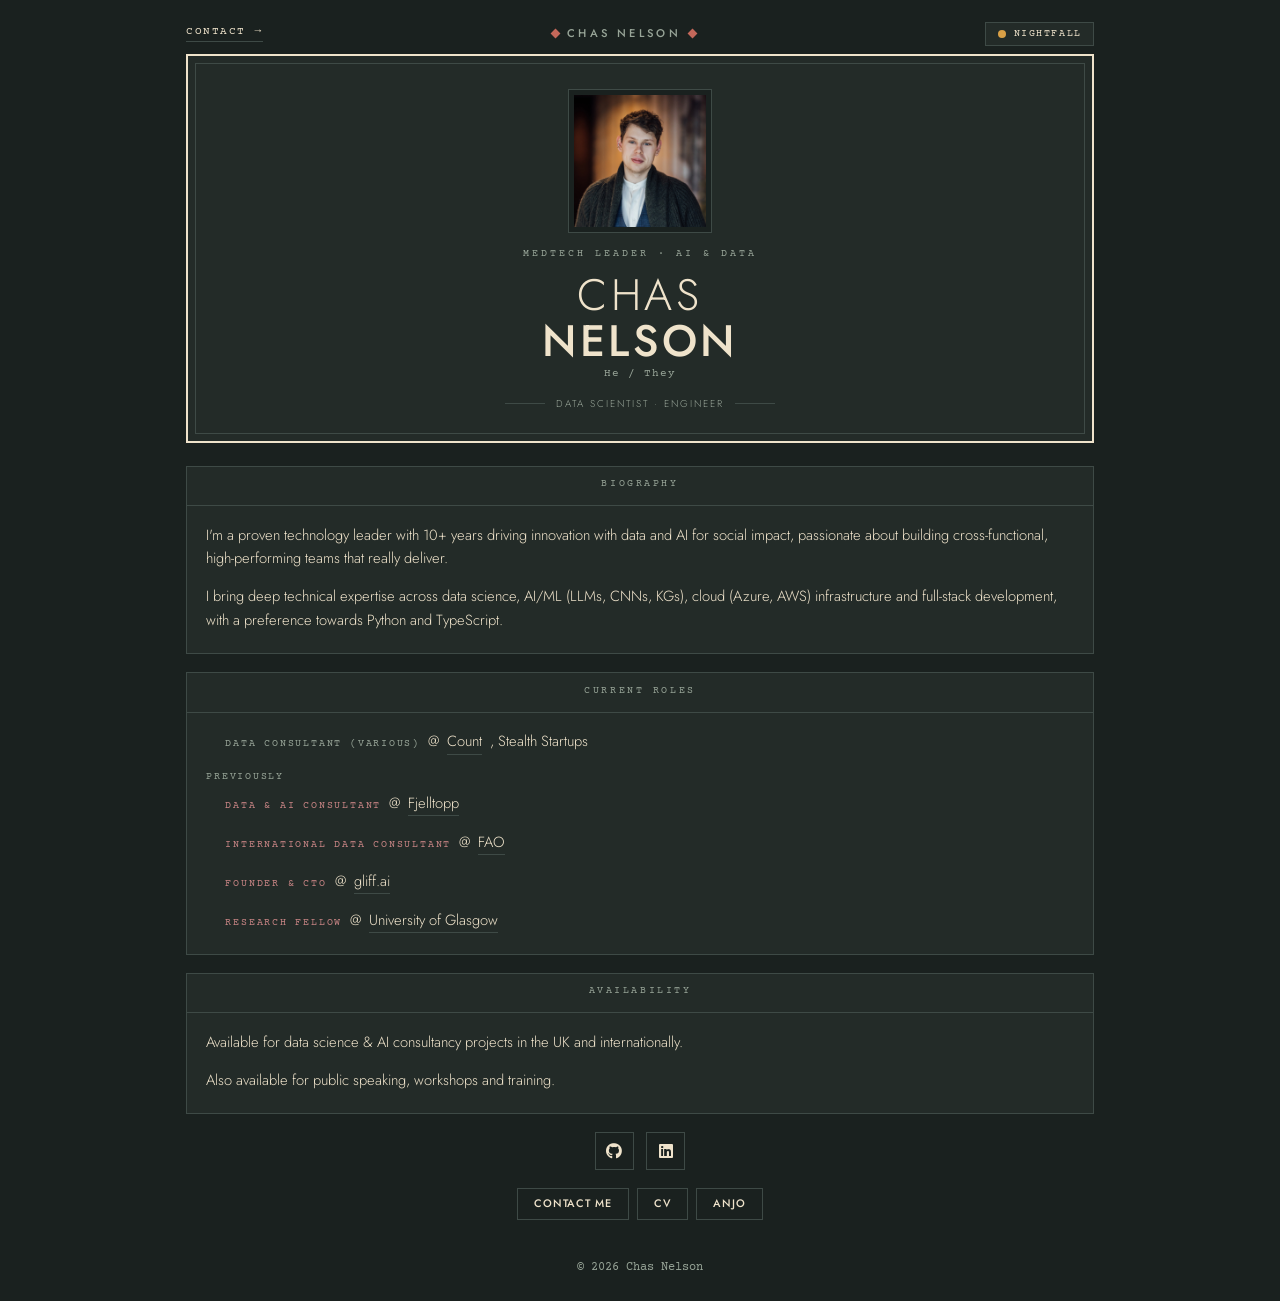
<file: index.html>
<!DOCTYPE html>
<html>
  <head>
    <meta charset="utf-8" />
    <meta name="viewport" content="width=device-width,initial-scale=1" />
    <meta property="og:title" content="Dr Chas Nelson - Driving social impact with AI & Data" />
    <meta
      property="og:description"
      content="Dr Chas Nelson is a data scientist and engineer focused on using data to change the world for the better."
    />
    <meta property="og:type" content="website" />
    <meta property="og:url" content="/" />
    <meta property="og:image" content="/images/cjn.jpg" />
    <meta
      name="description"
      content="Dr Chas Nelson is a data scientist and engineer focused on using data to change the world for the better."
    />
    <base href="" />
    <title>Dr Chas Nelson - Driving social impact with AI & Data</title>
    <script>
      (function () {
        try {
          document.documentElement.setAttribute(
            "data-theme",
            localStorage.getItem("chasnelson-theme") === "light" ? "light" : "dark"
          );
        } catch (e) {
          document.documentElement.setAttribute("data-theme", "dark");
        }
      })();
    </script>
    <link rel="preconnect" href="https://fonts.googleapis.com" />
    <link rel="preconnect" href="https://fonts.gstatic.com" crossorigin />
    <link
      href="https://fonts.googleapis.com/css2?family=Jost:wght@300;400;500;600&family=Courier+Prime:wght@400;700&display=swap"
      rel="stylesheet"
    />
    <link
      rel="stylesheet"
      href="https://use.fontawesome.com/releases/v5.7.2/css/all.css"
      integrity="sha384-fnmOCqbTlWIlj8LyTjo7mOUStjsKC4pOpQbqyi7RrhN7udi9RwhKkMHpvLbHG9Sr"
      crossorigin="anonymous"
    />
    <link rel="stylesheet" href="css/style.css" />
    <link rel="apple-touch-icon" sizes="180x180" href="apple-touch-icon.png" />
    <link rel="icon" type="image/png" sizes="32x32" href="favicon-32x32.png" />
    <link rel="icon" type="image/png" sizes="16x16" href="favicon-16x16.png" />
    <link rel="manifest" href="manifest.json" />
  </head>
  <body>
    <header class="topbar">
      <div class="topbar-links">
        <a class="topbar-link" href="contact/">Contact &rarr;</a>
      </div>
      <div class="brand">
        <span class="brand-diamond"></span>
        <span>Chas Nelson</span>
        <span class="brand-diamond"></span>
      </div>
      <div class="topbar-actions">
        <button type="button" id="theme-toggle" class="theme-toggle" aria-label="Toggle light/dark theme">Nightfall</button>
      </div>
    </header>

    <div class="masthead">
      <div class="masthead-inner">
        <div class="portrait">
          <img class="portrait-img" src="images/cjn.jpg" alt="Chas Nelson" />
        </div>
        <div class="eyebrow">MedTech Leader &middot; AI &amp; Data</div>
        <h1 class="masthead-title">
          <span class="title-line">Chas</span>
          <span class="title-line title-line-bold">Nelson</span>
        </h1>
        <p class="pronouns">He / They</p>
        <div class="masthead-rule"><span></span><span>Data Scientist &middot; Engineer</span><span></span></div>
      </div>
    </div>

    <div class="panel">
      <div class="panel-eyebrow">Biography</div>
      <div class="panel-rule"></div>
      <div class="panel-body">
        <p>
          I'm a proven technology leader with 10+ years driving innovation with data and AI for social impact,
          passionate about building cross-functional, high-performing teams that really deliver.
        </p>
        <p>
          I bring deep technical expertise across data science, AI/ML (LLMs, CNNs, KGs), cloud (Azure, AWS)
          infrastructure and full-stack development, with a preference towards Python and TypeScript.
        </p>
      </div>
    </div>

    <div class="panel">
      <div class="panel-eyebrow">Current Roles</div>
      <div class="panel-rule"></div>
      <div class="panel-body">
        <ul class="role-list">
          <li><span class="role-tag">Data Consultant (various)</span> @ <a href="https://count.co">Count</a>, Stealth Startups</li>
        </ul>
        <div class="role-section-label">Previously</div>
        <ul class="role-list">
          <li>
            <span class="role-tag role-tag-past">Data &amp; AI Consultant</span> @
            <a href="https://www.fjelltopp.org/">Fjelltopp</a>
          </li>
          <li>
            <span class="role-tag role-tag-past">International Data Consultant</span> @
            <a href="https://www.fao.org/">FAO</a>
          </li>
          <li>
            <span class="role-tag role-tag-past">Founder &amp; CTO</span> @
            <a href="https://www.linkedin.com/company/gliff-ai">gliff.ai</a>
          </li>
          <li>
            <span class="role-tag role-tag-past">Research Fellow</span> @
            <a href="https://www.gla.ac.uk/">University of Glasgow</a>
          </li>
        </ul>
      </div>
    </div>

    <div class="panel">
      <div class="panel-eyebrow">Availability</div>
      <div class="panel-rule"></div>
      <div class="panel-body">
        <p>Available for data science &amp; AI consultancy projects in the UK and internationally.</p>
        <p>Also available for public speaking, workshops and training.</p>
      </div>
    </div>

    <div class="contacts">
      <a class="contact-icon" href="https://github.com/ChasNelson1990" target="_blank" rel="noopener noreferrer" aria-label="GitHub"
        ><i class="fab fa-github" aria-hidden="true"></i
      ></a>
      <a class="contact-icon" href="https://linkedin.com/in/ChasNelson1990" target="_blank" rel="noopener noreferrer" aria-label="LinkedIn"
        ><i class="fab fa-linkedin" aria-hidden="true"></i
      ></a>
    </div>

    <div class="chip-row">
      <a class="chip" href="contact/">Contact me</a>
      <a class="chip" href="static/cjn-cv.pdf">CV</a>
      <a class="chip" href="anjo/">Anjo</a>
    </div>

    <footer>
      <p>&copy; 2026 Chas Nelson</p>
    </footer>
    <script src="theme.js"></script>
  </body>
</html>
</file>
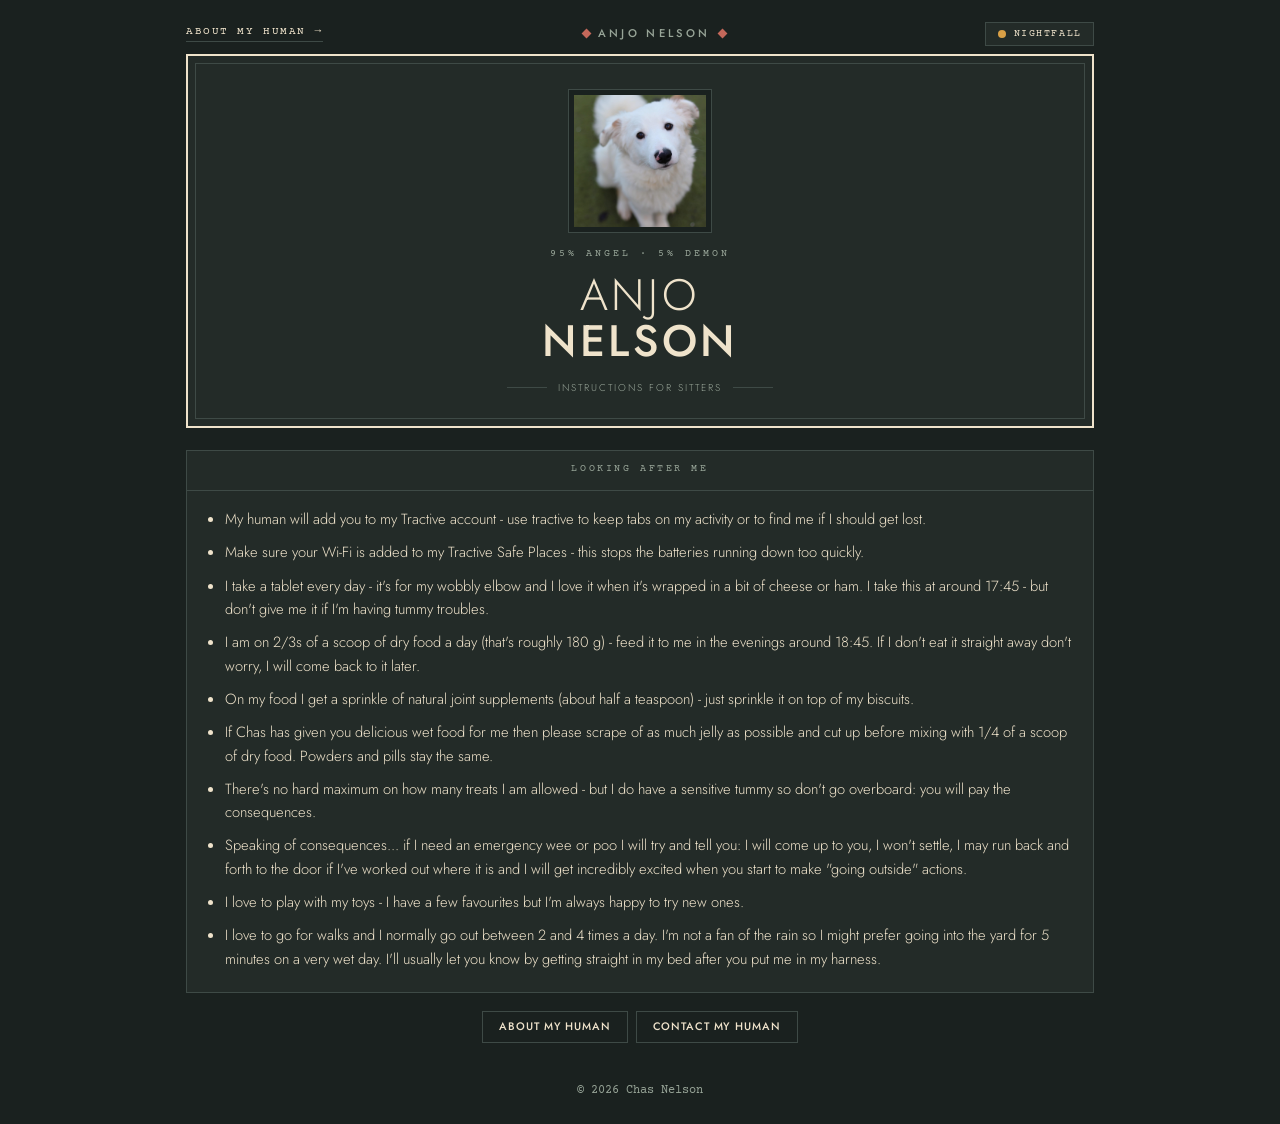
<file: anjo/index.html>
<!DOCTYPE html>
<html>
  <head>
    <meta charset="utf-8" />
    <meta name="viewport" content="width=device-width,initial-scale=1" />
    <meta property="og:title" content="Anjo Nelson - Cute Dog" />
    <meta property="og:description" content="Anjo Nelson is a cute little dog." />
    <meta property="og:type" content="website" />
    <meta property="og:url" content="/" />
    <meta property="og:image" content="/images/anjo.jpg" />
    <meta name="description" content="Anjo Nelson is a cute little dog." />
    <base href="" />
    <title>Anjo Nelson</title>
    <script>
      (function () {
        try {
          document.documentElement.setAttribute(
            "data-theme",
            localStorage.getItem("chasnelson-theme") === "light" ? "light" : "dark"
          );
        } catch (e) {
          document.documentElement.setAttribute("data-theme", "dark");
        }
      })();
    </script>
    <link rel="preconnect" href="https://fonts.googleapis.com" />
    <link rel="preconnect" href="https://fonts.gstatic.com" crossorigin />
    <link
      href="https://fonts.googleapis.com/css2?family=Jost:wght@300;400;500;600&family=Courier+Prime:wght@400;700&display=swap"
      rel="stylesheet"
    />
    <link
      rel="stylesheet"
      href="https://use.fontawesome.com/releases/v5.7.2/css/all.css"
      integrity="sha384-fnmOCqbTlWIlj8LyTjo7mOUStjsKC4pOpQbqyi7RrhN7udi9RwhKkMHpvLbHG9Sr"
      crossorigin="anonymous"
    />
    <link rel="stylesheet" href="../css/style.css" />
    <link rel="apple-touch-icon" sizes="180x180" href="../apple-touch-icon.png" />
    <link rel="icon" type="image/png" sizes="32x32" href="../favicon-32x32.png" />
    <link rel="icon" type="image/png" sizes="16x16" href="../favicon-16x16.png" />
    <link rel="manifest" href="../manifest.json" />
  </head>
  <body>
    <header class="topbar">
      <div class="topbar-links">
        <a class="topbar-link" href="../">About my human &rarr;</a>
      </div>
      <div class="brand">
        <span class="brand-diamond"></span>
        <span>Anjo Nelson</span>
        <span class="brand-diamond"></span>
      </div>
      <div class="topbar-actions">
        <button type="button" id="theme-toggle" class="theme-toggle" aria-label="Toggle light/dark theme">Nightfall</button>
      </div>
    </header>

    <div class="masthead">
      <div class="masthead-inner">
        <div class="portrait">
          <img class="portrait-img" src="../images/anjo.jpg" alt="Anjo Nelson" />
        </div>
        <div class="eyebrow">95% Angel &middot; 5% Demon</div>
        <h1 class="masthead-title">
          <span class="title-line">Anjo</span>
          <span class="title-line title-line-bold">Nelson</span>
        </h1>
        <div class="masthead-rule"><span></span><span>Instructions For Sitters</span><span></span></div>
      </div>
    </div>

    <div class="panel">
      <div class="panel-eyebrow">Looking After Me</div>
      <div class="panel-rule"></div>
      <div class="panel-body">
        <ul>
          <li>
            My human will add you to my Tractive account - use tractive to keep tabs on my activity or to find me if
            I should get lost.
          </li>
          <li>
            Make sure your Wi-Fi is added to my Tractive Safe Places - this stops the batteries running down too
            quickly.
          </li>
          <li>
            I take a tablet every day - it's for my wobbly elbow and I love it when it's wrapped in a bit of cheese
            or ham. I take this at around 17:45 - but don't give me it if I'm having tummy troubles.
          </li>
          <li>
            I am on 2/3s of a scoop of dry food a day (that's roughly 180 g) - feed it to me in the evenings around 18:45.
            If I don't eat it straight away don't worry, I will come back to it later.
          </li>
          <li>
            On my food I get a sprinkle of natural joint supplements (about half a teaspoon) - just sprinkle it on
            top of my biscuits.
          </li>
          <li>
            If Chas has given you delicious wet food for me then please scrape of as much jelly as possible and cut up before mixing with 1/4 of a scoop of dry food. Powders and pills stay the same.
          </li>
          <li>
            There's no hard maximum on how many treats I am allowed - but I do have a sensitive tummy so don't go
            overboard: you will pay the consequences.
          </li>
          <li>
            Speaking of consequences... if I need an emergency wee or poo I will try and tell you: I will come up to
            you, I won't settle, I may run back and forth to the door if I've worked out where it is and I will get
            incredibly excited when you start to make "going outside" actions.
          </li>
          <li>I love to play with my toys - I have a few favourites but I'm always happy to try new ones.</li>
          <li>
            I love to go for walks and I normally go out between 2 and 4 times a day. I'm not a fan of the rain so I
            might prefer going into the yard for 5 minutes on a very wet day. I'll usually let you know by getting
            straight in my bed after you put me in my harness.
          </li>
        </ul>
      </div>
    </div>

    <div class="chip-row">
      <a class="chip" href="../">About my human</a>
      <a class="chip" href="../contact/">Contact my human</a>
    </div>

    <footer>
      <p>&copy; 2026 Chas Nelson</p>
    </footer>
    <script src="../theme.js"></script>
  </body>
</html>
</file>
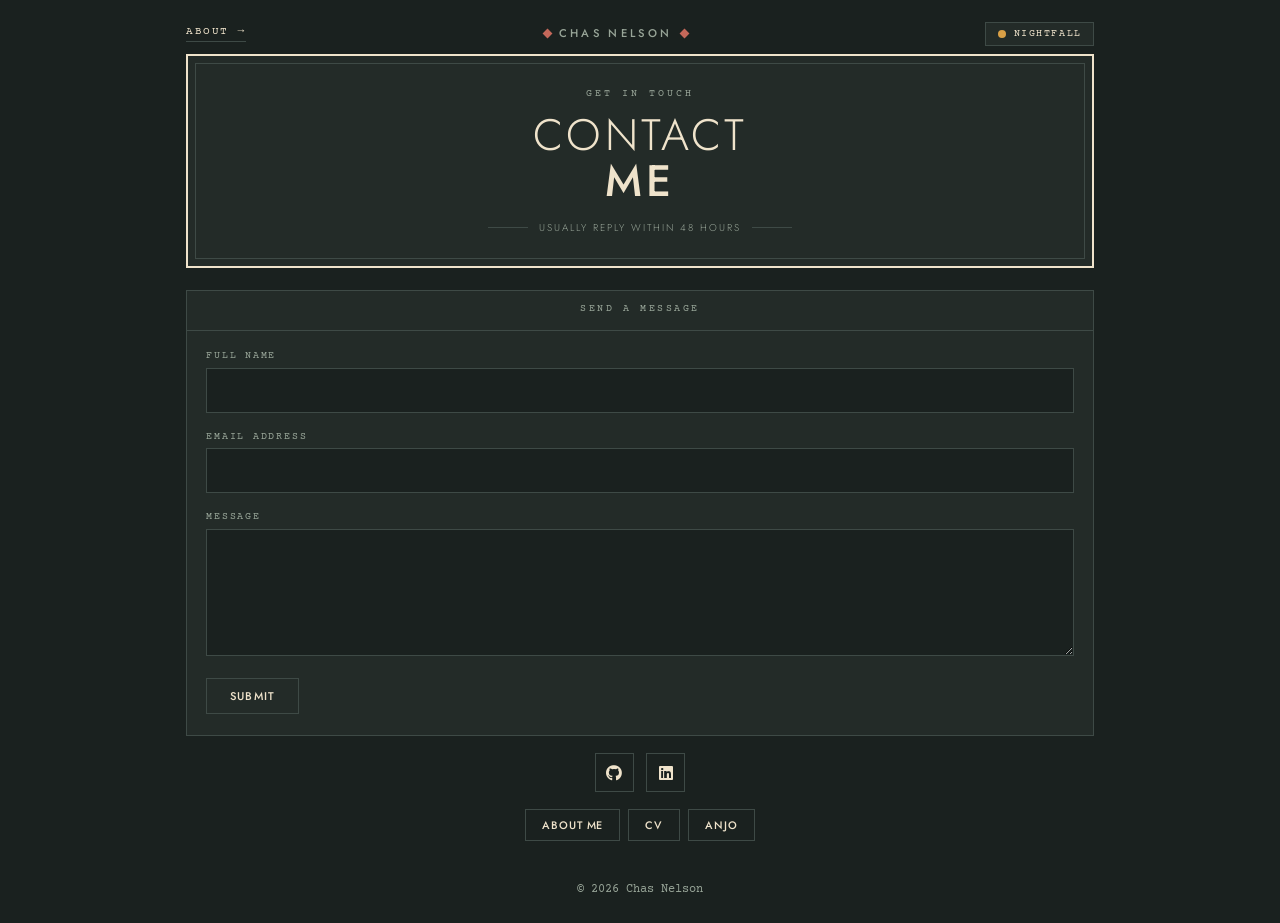
<file: contact/index.html>
<!DOCTYPE html>
<html>
  <head>
    <meta charset="utf-8" />
    <meta name="viewport" content="width=device-width,initial-scale=1" />
    <meta property="og:title" content="Contact Chas Nelson" />
    <meta
      property="og:description"
      content="Dr Chas Nelson is a data scientist and engineer focused on using data to change the world for the better."
    />
    <meta property="og:type" content="website" />
    <meta property="og:url" content="/" />
    <meta property="og:image" content="/images/cjn.jpg" />
    <meta
      name="description"
      content="Dr Chas Nelson is a data scientist and engineer focused on using data to change the world for the better."
    />
    <base href="" />
    <title>Contact Chas Nelson</title>
    <script>
      (function () {
        try {
          document.documentElement.setAttribute(
            "data-theme",
            localStorage.getItem("chasnelson-theme") === "light" ? "light" : "dark"
          );
        } catch (e) {
          document.documentElement.setAttribute("data-theme", "dark");
        }
      })();
    </script>
    <link rel="preconnect" href="https://fonts.googleapis.com" />
    <link rel="preconnect" href="https://fonts.gstatic.com" crossorigin />
    <link
      href="https://fonts.googleapis.com/css2?family=Jost:wght@300;400;500;600&family=Courier+Prime:wght@400;700&display=swap"
      rel="stylesheet"
    />
    <link
      rel="stylesheet"
      href="https://use.fontawesome.com/releases/v5.7.2/css/all.css"
      integrity="sha384-fnmOCqbTlWIlj8LyTjo7mOUStjsKC4pOpQbqyi7RrhN7udi9RwhKkMHpvLbHG9Sr"
      crossorigin="anonymous"
    />
    <link rel="stylesheet" href="../css/style.css" />
    <link rel="apple-touch-icon" sizes="180x180" href="../apple-touch-icon.png" />
    <link rel="icon" type="image/png" sizes="32x32" href="../favicon-32x32.png" />
    <link rel="icon" type="image/png" sizes="16x16" href="../favicon-16x16.png" />
    <link rel="manifest" href="../manifest.json" />
  </head>
  <body>
    <header class="topbar">
      <div class="topbar-links">
        <a class="topbar-link" href="../">About &rarr;</a>
      </div>
      <div class="brand">
        <span class="brand-diamond"></span>
        <span>Chas Nelson</span>
        <span class="brand-diamond"></span>
      </div>
      <div class="topbar-actions">
        <button type="button" id="theme-toggle" class="theme-toggle" aria-label="Toggle light/dark theme">Nightfall</button>
      </div>
    </header>

    <div class="masthead">
      <div class="masthead-inner">
        <div class="eyebrow">Get In Touch</div>
        <h1 class="masthead-title">
          <span class="title-line">Contact</span>
          <span class="title-line title-line-bold">Me</span>
        </h1>
        <div class="masthead-rule"><span></span><span>Usually reply within 48 hours</span><span></span></div>
      </div>
    </div>

    <div class="panel form-panel">
      <div class="panel-eyebrow">Send A Message</div>
      <div class="panel-rule"></div>
      <div class="panel-body">
        <form
          id="fs-frm"
          name="simple-contact-form"
          accept-charset="utf-8"
          action="https://formspree.io/f/xqknznvg"
          method="post"
        >
          <div class="form-field">
            <label class="form-label" for="full-name">Full Name</label>
            <input class="form-input" type="text" name="name" id="full-name" required />
          </div>
          <div class="form-field">
            <label class="form-label" for="email-address">Email Address</label>
            <input class="form-input" type="email" name="_replyto" id="email-address" required />
          </div>
          <div class="form-field">
            <label class="form-label" for="message">Message</label>
            <textarea class="form-textarea" rows="5" name="message" id="message" required></textarea>
          </div>
          <input type="hidden" name="_subject" id="email-subject" value="Contact Form Submission" />
          <button class="form-submit" type="submit">Submit</button>
        </form>
      </div>
    </div>

    <div class="contacts">
      <a class="contact-icon" href="https://github.com/ChasNelson1990" target="_blank" rel="noopener noreferrer" aria-label="GitHub"
        ><i class="fab fa-github" aria-hidden="true"></i
      ></a>
      <a class="contact-icon" href="https://linkedin.com/in/ChasNelson1990" target="_blank" rel="noopener noreferrer" aria-label="LinkedIn"
        ><i class="fab fa-linkedin" aria-hidden="true"></i
      ></a>
    </div>

    <div class="chip-row">
      <a class="chip" href="../">About Me</a>
      <a class="chip" href="../static/cjn-cv.pdf">CV</a>
      <a class="chip" href="../anjo/">Anjo</a>
    </div>

    <footer>
      <p>&copy; 2026 Chas Nelson</p>
    </footer>
    <script src="../theme.js"></script>
  </body>
</html>
</file>
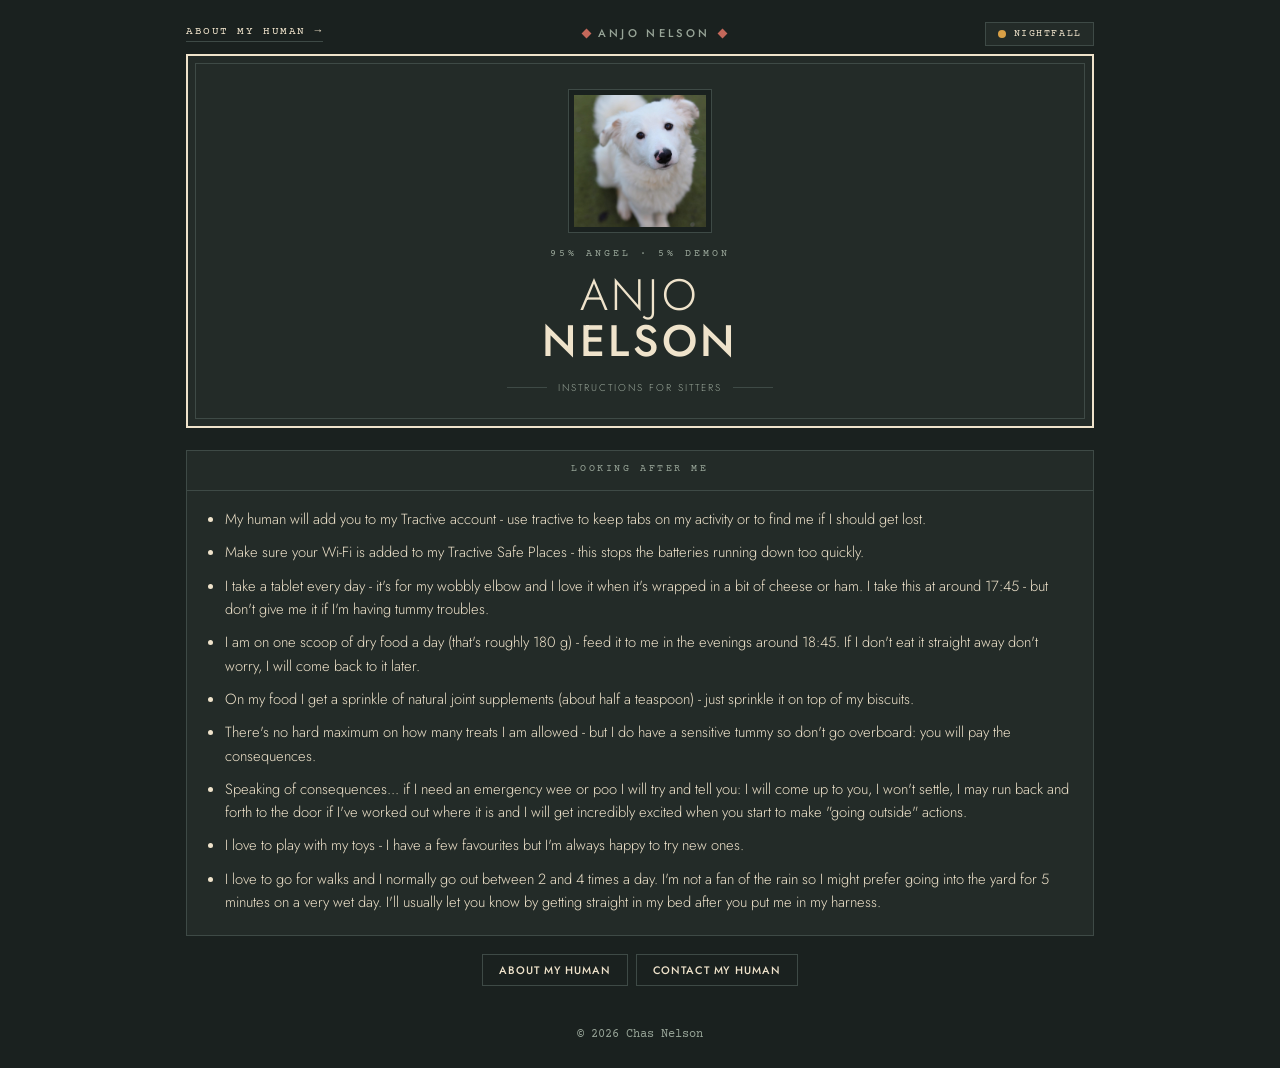
<file: pr-preview/pr-16/anjo/index.html>
<!DOCTYPE html>
<html>
  <head>
    <meta charset="utf-8" />
    <meta name="viewport" content="width=device-width,initial-scale=1" />
    <meta property="og:title" content="Anjo Nelson - Cute Dog" />
    <meta property="og:description" content="Anjo Nelson is a cute little dog." />
    <meta property="og:type" content="website" />
    <meta property="og:url" content="/" />
    <meta property="og:image" content="/images/anjo.jpg" />
    <meta name="description" content="Anjo Nelson is a cute little dog." />
    <base href="" />
    <title>Anjo Nelson</title>
    <script>
      (function () {
        try {
          document.documentElement.setAttribute(
            "data-theme",
            localStorage.getItem("chasnelson-theme") === "light" ? "light" : "dark"
          );
        } catch (e) {
          document.documentElement.setAttribute("data-theme", "dark");
        }
      })();
    </script>
    <link rel="preconnect" href="https://fonts.googleapis.com" />
    <link rel="preconnect" href="https://fonts.gstatic.com" crossorigin />
    <link
      href="https://fonts.googleapis.com/css2?family=Jost:wght@300;400;500;600&family=Courier+Prime:wght@400;700&display=swap"
      rel="stylesheet"
    />
    <link
      rel="stylesheet"
      href="https://use.fontawesome.com/releases/v5.7.2/css/all.css"
      integrity="sha384-fnmOCqbTlWIlj8LyTjo7mOUStjsKC4pOpQbqyi7RrhN7udi9RwhKkMHpvLbHG9Sr"
      crossorigin="anonymous"
    />
    <link rel="stylesheet" href="../css/style.css" />
    <link rel="apple-touch-icon" sizes="180x180" href="../apple-touch-icon.png" />
    <link rel="icon" type="image/png" sizes="32x32" href="../favicon-32x32.png" />
    <link rel="icon" type="image/png" sizes="16x16" href="../favicon-16x16.png" />
    <link rel="manifest" href="../manifest.json" />
  </head>
  <body>
    <header class="topbar">
      <div class="topbar-links">
        <a class="topbar-link" href="../">About my human &rarr;</a>
      </div>
      <div class="brand">
        <span class="brand-diamond"></span>
        <span>Anjo Nelson</span>
        <span class="brand-diamond"></span>
      </div>
      <div class="topbar-actions">
        <button type="button" id="theme-toggle" class="theme-toggle" aria-label="Toggle light/dark theme">Nightfall</button>
      </div>
    </header>

    <div class="masthead">
      <div class="masthead-inner">
        <div class="portrait">
          <img class="portrait-img" src="../images/anjo.jpg" alt="Anjo Nelson" />
        </div>
        <div class="eyebrow">95% Angel &middot; 5% Demon</div>
        <h1 class="masthead-title">
          <span class="title-line">Anjo</span>
          <span class="title-line title-line-bold">Nelson</span>
        </h1>
        <div class="masthead-rule"><span></span><span>Instructions For Sitters</span><span></span></div>
      </div>
    </div>

    <div class="panel">
      <div class="panel-eyebrow">Looking After Me</div>
      <div class="panel-rule"></div>
      <div class="panel-body">
        <ul>
          <li>
            My human will add you to my Tractive account - use tractive to keep tabs on my activity or to find me if
            I should get lost.
          </li>
          <li>
            Make sure your Wi-Fi is added to my Tractive Safe Places - this stops the batteries running down too
            quickly.
          </li>
          <li>
            I take a tablet every day - it's for my wobbly elbow and I love it when it's wrapped in a bit of cheese
            or ham. I take this at around 17:45 - but don't give me it if I'm having tummy troubles.
          </li>
          <li>
            I am on one scoop of dry food a day (that's roughly 180 g) - feed it to me in the evenings around 18:45.
            If I don't eat it straight away don't worry, I will come back to it later.
          </li>
          <li>
            On my food I get a sprinkle of natural joint supplements (about half a teaspoon) - just sprinkle it on
            top of my biscuits.
          </li>
          <li>
            There's no hard maximum on how many treats I am allowed - but I do have a sensitive tummy so don't go
            overboard: you will pay the consequences.
          </li>
          <li>
            Speaking of consequences... if I need an emergency wee or poo I will try and tell you: I will come up to
            you, I won't settle, I may run back and forth to the door if I've worked out where it is and I will get
            incredibly excited when you start to make "going outside" actions.
          </li>
          <li>I love to play with my toys - I have a few favourites but I'm always happy to try new ones.</li>
          <li>
            I love to go for walks and I normally go out between 2 and 4 times a day. I'm not a fan of the rain so I
            might prefer going into the yard for 5 minutes on a very wet day. I'll usually let you know by getting
            straight in my bed after you put me in my harness.
          </li>
        </ul>
      </div>
    </div>

    <div class="chip-row">
      <a class="chip" href="../">About my human</a>
      <a class="chip" href="../contact/">Contact my human</a>
    </div>

    <footer>
      <p>&copy; 2026 Chas Nelson</p>
    </footer>
    <script src="../theme.js"></script>
  </body>
</html>
</file>
<file: css/style.css>
/* Jost/Courier Prime are loaded via a <link rel="stylesheet"> in each
   page's <head>, not an @import here - @import can't be discovered by the
   browser's preload scanner until this whole file has downloaded and been
   parsed, adding a fully sequential extra round-trip that the <link> tags
   (alongside the preconnect hints already there) avoid. */

:root {
  /* Dark is the default look (set explicitly by theme.js, with this bare
     block as the no-JS fallback) - light lives behind [data-theme="light"].
     Palette names match the "vintage travel ledger" design this site
     shares with camping-gearlist: paper/card are the two background
     tones, ink/soft are the two text tones, rule/hairline are the two
     border weights, ochre/teal/maroon/rose are accent roles. */
  --paper: #1A211F;
  --card: #232B28;
  --ink: #EFE3CB;
  --soft: #98A598;
  --rule: #3E4A46;
  --hairline: #2C3531;
  --ochre: #D9A046;
  --rose: #C98585;
  --teal: #84B6B0;
  --maroon: #C4685A;
  --hover: #2C3531;
}

:root[data-theme="dark"] {
  --paper: #1A211F;
  --card: #232B28;
  --ink: #EFE3CB;
  --soft: #98A598;
  --rule: #3E4A46;
  --hairline: #2C3531;
  --ochre: #D9A046;
  --rose: #C98585;
  --teal: #84B6B0;
  --maroon: #C4685A;
  --hover: #2C3531;
}

:root[data-theme="light"] {
  --paper: #F2E8D5;
  --card: #FBF4E4;
  --ink: #2E2A25;
  --soft: #8A7A63;
  --rule: #C9B896;
  --hairline: #EBDFC4;
  --ochre: #E0A33E;
  --rose: #D98C8C;
  --teal: #6E9E9A;
  --maroon: #9E4B3F;
  --hover: #F0E4C9;
}

* {
  margin: 0;
  padding: 0;
  box-sizing: border-box;
}

html,
body {
  background: var(--paper);
  color: var(--ink);
  font-family: 'Jost', Futura, -apple-system, BlinkMacSystemFont, "Segoe UI", sans-serif;
  font-weight: 300;
  -webkit-text-size-adjust: 100%;
  height: 100%;
}

body {
  max-width: 940px;
  margin: 0 auto;
  min-height: 100%;
  display: flex;
  flex-direction: column;
  padding: 0 0 2rem;
}

a {
  color: inherit;
  text-decoration: none;
  transition: color 0.3s;
}
a:hover { color: var(--maroon); }

::selection {
  background-color: var(--maroon);
  color: var(--card);
}

.mono { font-family: 'Courier Prime', monospace; }

/* ---------------------------------------------------------------------
   Topbar / brand
   --------------------------------------------------------------------- */

.topbar {
  display: flex;
  flex-wrap: wrap;
  align-items: center;
  justify-content: center;
  gap: .6rem 1rem;
  padding: 1.4rem 1rem .5rem;
}

.topbar-links,
.topbar-actions {
  display: flex;
  align-items: center;
  gap: .6rem 1rem;
  flex: 0 0 auto;
}

.topbar-links { order: 0; }
.topbar-actions { order: 2; }

.topbar-link {
  font: 400 .7rem/1 'Courier Prime', monospace;
  letter-spacing: .14em;
  text-transform: uppercase;
  border-bottom: 1px solid var(--rule);
  padding-bottom: .2rem;
  white-space: nowrap;
}
.topbar-link:hover { border-bottom-color: var(--maroon); }

.brand {
  order: 1;
  flex: 1 1 auto;
  display: flex;
  align-items: center;
  justify-content: center;
  gap: .5rem;
  font: 500 .7rem/1 Jost, sans-serif;
  letter-spacing: .3em;
  text-transform: uppercase;
  color: var(--soft);
}

.brand-diamond {
  width: 7px;
  height: 7px;
  flex: 0 0 auto;
  background: var(--maroon);
  transform: rotate(45deg);
}

.theme-toggle {
  border: 1px solid var(--rule);
  background: var(--card);
  color: var(--ink);
  padding: .35rem .7rem;
  font: 400 .62rem/1 'Courier Prime', monospace;
  letter-spacing: .16em;
  text-transform: uppercase;
  cursor: pointer;
  display: inline-flex;
  align-items: center;
  gap: .5rem;
  -webkit-tap-highlight-color: transparent;
}
.theme-toggle::before {
  content: "";
  width: 8px;
  height: 8px;
  border-radius: 50%;
  background: var(--ochre);
  flex: 0 0 auto;
}
.theme-toggle:hover { border-color: var(--maroon); }

/* ---------------------------------------------------------------------
   Masthead
   --------------------------------------------------------------------- */

.masthead {
  margin: 0 1rem 1.4rem;
  border: 2px solid var(--ink);
  padding: 7px;
  background: var(--card);
}

.masthead-inner {
  border: 1px solid var(--rule);
  padding: 1.6rem 1.2rem 1.4rem;
  text-align: center;
}

.eyebrow {
  font: 400 .62rem/1 'Courier Prime', monospace;
  letter-spacing: .3em;
  text-transform: uppercase;
  color: var(--soft);
}

.masthead-title { font: inherit; }

.title-line {
  display: block;
  font-weight: 300;
  font-size: clamp(28px, 8vw, 44px);
  line-height: 1.05;
  font-family: Jost, sans-serif;
  letter-spacing: .08em;
  text-transform: uppercase;
}
.title-line.title-line-bold { font-weight: 500; }
.title-line:first-of-type { margin-top: .8rem; }

.masthead-rule {
  display: flex;
  align-items: center;
  justify-content: center;
  gap: .7rem;
  margin-top: 1rem;
}
.masthead-rule span:first-child,
.masthead-rule span:last-child {
  width: 40px;
  height: 1px;
  background: var(--rule);
}
.masthead-rule span:nth-child(2) {
  font-size: .62rem;
  letter-spacing: .2em;
  text-transform: uppercase;
  color: var(--soft);
  white-space: nowrap;
}

/* Portrait photo - a bordered square rather than the old circular
   spinner treatment, matching the ledger's sharp-cornered, framed-photo
   language (masthead border, panel borders, tally-cell dividers). */
.portrait {
  width: 8rem;
  height: 8rem;
  margin: 0 auto 1rem;
  border: 1px solid var(--rule);
  padding: 5px;
  background: var(--paper);
}
.portrait-img {
  display: block;
  width: 100%;
  height: 100%;
  object-fit: cover;
}

.pronouns {
  margin-top: .3rem;
  font: 400 .68rem/1 'Courier Prime', monospace;
  letter-spacing: .1em;
  color: var(--soft);
}

/* ---------------------------------------------------------------------
   Panels
   --------------------------------------------------------------------- */

.panel {
  margin: 0 1rem 1.1rem;
  border: 1px solid var(--rule);
  background: var(--card);
}

.panel-eyebrow {
  text-align: center;
  padding: .8rem 0 .2rem;
  font: 400 .62rem/1 'Courier Prime', monospace;
  letter-spacing: .26em;
  text-transform: uppercase;
  color: var(--soft);
}

.panel-rule { height: 1px; background: var(--rule); margin-top: .8rem; }

.panel-body {
  padding: 1.1rem 1.2rem 1.3rem;
  font-size: .92rem;
  line-height: 1.6;
}
.panel-body p + p { margin-top: .9rem; }
.panel-body a { border-bottom: 1px solid var(--rule); }
.panel-body a:hover { border-bottom-color: var(--maroon); }

.panel-body ul {
  padding-left: 1.2rem;
}
.panel-body li + li { margin-top: .6rem; }

.role-list {
  list-style: none;
  padding: 0;
}
.role-list li {
  display: flex;
  flex-wrap: wrap;
  align-items: baseline;
  gap: 0 .5rem;
}
.role-list li + li { margin-top: .9rem; }
.role-list .role-tag {
  font: 400 .62rem/1 'Courier Prime', monospace;
  letter-spacing: .18em;
  text-transform: uppercase;
  color: var(--soft);
}
.role-list .role-tag.role-tag-past { color: var(--rose); }

.role-section-label {
  margin: 1.1rem 0 .6rem;
  font: 400 .62rem/1 'Courier Prime', monospace;
  letter-spacing: .18em;
  text-transform: uppercase;
  color: var(--soft);
}

/* ---------------------------------------------------------------------
   Contact icons / action chips
   --------------------------------------------------------------------- */

.contacts {
  margin: 0 1rem 1.1rem;
  display: flex;
  justify-content: center;
  gap: .8rem;
}

.contact-icon {
  display: inline-flex;
  align-items: center;
  justify-content: center;
  width: 2.4rem;
  height: 2.4rem;
  border: 1px solid var(--rule);
  color: var(--ink);
}
.contact-icon:hover {
  border-color: var(--maroon);
  color: var(--maroon);
}

.chip-row {
  margin: 0 1rem 1.4rem;
  display: flex;
  flex-wrap: wrap;
  gap: .5rem;
  justify-content: center;
}

.chip {
  font: 500 .68rem/1 Jost, sans-serif;
  letter-spacing: .08em;
  text-transform: uppercase;
  padding: .6rem 1rem;
  border: 1px solid var(--rule);
  background: none;
  color: var(--ink);
}
.chip:hover { border-color: var(--maroon); color: var(--maroon); }

/* ---------------------------------------------------------------------
   Contact form
   --------------------------------------------------------------------- */

.form-panel .panel-body { padding-top: 1.3rem; }

.form-field { margin-bottom: 1.2rem; }
.form-field:last-of-type { margin-bottom: 1.4rem; }

.form-label {
  display: block;
  margin-bottom: .4rem;
  font: 400 .62rem/1 'Courier Prime', monospace;
  letter-spacing: .18em;
  text-transform: uppercase;
  color: var(--soft);
}

.form-input,
.form-textarea {
  display: block;
  width: 100%;
  font: 300 .92rem/1.4 'Jost', sans-serif;
  color: var(--ink);
  background: var(--paper);
  border: 1px solid var(--rule);
  padding: .7rem .8rem;
}
.form-input:focus,
.form-textarea:focus {
  outline: none;
  border-color: var(--maroon);
}
.form-textarea { resize: vertical; }

.form-submit {
  font: 500 .7rem/1 Jost, sans-serif;
  letter-spacing: .12em;
  text-transform: uppercase;
  color: var(--ink);
  background: none;
  border: 1px solid var(--rule);
  padding: .7rem 1.4rem;
  cursor: pointer;
}
.form-submit:hover { border-color: var(--maroon); color: var(--maroon); }

/* ---------------------------------------------------------------------
   Footer
   --------------------------------------------------------------------- */

footer {
  margin-top: auto;
  padding: 1rem 1rem 1.4rem;
  text-align: center;
  font: 400 .72rem/1.8 'Courier Prime', monospace;
  color: var(--soft);
}
footer a { border-bottom: 1px solid var(--rule); }
footer a:hover { border-bottom-color: var(--maroon); }

@media only screen and (min-width: 720px) {
  .portrait { width: 9rem; height: 9rem; }
}
</file>
<file: pr-preview/pr-16/css/style.css>
/* Jost/Courier Prime are loaded via a <link rel="stylesheet"> in each
   page's <head>, not an @import here - @import can't be discovered by the
   browser's preload scanner until this whole file has downloaded and been
   parsed, adding a fully sequential extra round-trip that the <link> tags
   (alongside the preconnect hints already there) avoid. */

:root {
  /* Dark is the default look (set explicitly by theme.js, with this bare
     block as the no-JS fallback) - light lives behind [data-theme="light"].
     Palette names match the "vintage travel ledger" design this site
     shares with camping-gearlist: paper/card are the two background
     tones, ink/soft are the two text tones, rule/hairline are the two
     border weights, ochre/teal/maroon/rose are accent roles. */
  --paper: #1A211F;
  --card: #232B28;
  --ink: #EFE3CB;
  --soft: #98A598;
  --rule: #3E4A46;
  --hairline: #2C3531;
  --ochre: #D9A046;
  --rose: #C98585;
  --teal: #84B6B0;
  --maroon: #C4685A;
  --hover: #2C3531;
}

:root[data-theme="dark"] {
  --paper: #1A211F;
  --card: #232B28;
  --ink: #EFE3CB;
  --soft: #98A598;
  --rule: #3E4A46;
  --hairline: #2C3531;
  --ochre: #D9A046;
  --rose: #C98585;
  --teal: #84B6B0;
  --maroon: #C4685A;
  --hover: #2C3531;
}

:root[data-theme="light"] {
  --paper: #F2E8D5;
  --card: #FBF4E4;
  --ink: #2E2A25;
  --soft: #8A7A63;
  --rule: #C9B896;
  --hairline: #EBDFC4;
  --ochre: #E0A33E;
  --rose: #D98C8C;
  --teal: #6E9E9A;
  --maroon: #9E4B3F;
  --hover: #F0E4C9;
}

* {
  margin: 0;
  padding: 0;
  box-sizing: border-box;
}

html,
body {
  background: var(--paper);
  color: var(--ink);
  font-family: 'Jost', Futura, -apple-system, BlinkMacSystemFont, "Segoe UI", sans-serif;
  font-weight: 300;
  -webkit-text-size-adjust: 100%;
  height: 100%;
}

body {
  max-width: 940px;
  margin: 0 auto;
  min-height: 100%;
  display: flex;
  flex-direction: column;
  padding: 0 0 2rem;
}

a {
  color: inherit;
  text-decoration: none;
  transition: color 0.3s;
}
a:hover { color: var(--maroon); }

::selection {
  background-color: var(--maroon);
  color: var(--card);
}

.mono { font-family: 'Courier Prime', monospace; }

/* ---------------------------------------------------------------------
   Topbar / brand
   --------------------------------------------------------------------- */

.topbar {
  display: flex;
  flex-wrap: wrap;
  align-items: center;
  justify-content: center;
  gap: .6rem 1rem;
  padding: 1.4rem 1rem .5rem;
}

.topbar-links,
.topbar-actions {
  display: flex;
  align-items: center;
  gap: .6rem 1rem;
  flex: 0 0 auto;
}

.topbar-links { order: 0; }
.topbar-actions { order: 2; }

.topbar-link {
  font: 400 .7rem/1 'Courier Prime', monospace;
  letter-spacing: .14em;
  text-transform: uppercase;
  border-bottom: 1px solid var(--rule);
  padding-bottom: .2rem;
  white-space: nowrap;
}
.topbar-link:hover { border-bottom-color: var(--maroon); }

.brand {
  order: 1;
  flex: 1 1 auto;
  display: flex;
  align-items: center;
  justify-content: center;
  gap: .5rem;
  font: 500 .7rem/1 Jost, sans-serif;
  letter-spacing: .3em;
  text-transform: uppercase;
  color: var(--soft);
}

.brand-diamond {
  width: 7px;
  height: 7px;
  flex: 0 0 auto;
  background: var(--maroon);
  transform: rotate(45deg);
}

.theme-toggle {
  border: 1px solid var(--rule);
  background: var(--card);
  color: var(--ink);
  padding: .35rem .7rem;
  font: 400 .62rem/1 'Courier Prime', monospace;
  letter-spacing: .16em;
  text-transform: uppercase;
  cursor: pointer;
  display: inline-flex;
  align-items: center;
  gap: .5rem;
  -webkit-tap-highlight-color: transparent;
}
.theme-toggle::before {
  content: "";
  width: 8px;
  height: 8px;
  border-radius: 50%;
  background: var(--ochre);
  flex: 0 0 auto;
}
.theme-toggle:hover { border-color: var(--maroon); }

/* ---------------------------------------------------------------------
   Masthead
   --------------------------------------------------------------------- */

.masthead {
  margin: 0 1rem 1.4rem;
  border: 2px solid var(--ink);
  padding: 7px;
  background: var(--card);
}

.masthead-inner {
  border: 1px solid var(--rule);
  padding: 1.6rem 1.2rem 1.4rem;
  text-align: center;
}

.eyebrow {
  font: 400 .62rem/1 'Courier Prime', monospace;
  letter-spacing: .3em;
  text-transform: uppercase;
  color: var(--soft);
}

.masthead-title { font: inherit; }

.title-line {
  display: block;
  font-weight: 300;
  font-size: clamp(28px, 8vw, 44px);
  line-height: 1.05;
  font-family: Jost, sans-serif;
  letter-spacing: .08em;
  text-transform: uppercase;
}
.title-line.title-line-bold { font-weight: 500; }
.title-line:first-of-type { margin-top: .8rem; }

.masthead-rule {
  display: flex;
  align-items: center;
  justify-content: center;
  gap: .7rem;
  margin-top: 1rem;
}
.masthead-rule span:first-child,
.masthead-rule span:last-child {
  width: 40px;
  height: 1px;
  background: var(--rule);
}
.masthead-rule span:nth-child(2) {
  font-size: .62rem;
  letter-spacing: .2em;
  text-transform: uppercase;
  color: var(--soft);
  white-space: nowrap;
}

/* Portrait photo - a bordered square rather than the old circular
   spinner treatment, matching the ledger's sharp-cornered, framed-photo
   language (masthead border, panel borders, tally-cell dividers). */
.portrait {
  width: 8rem;
  height: 8rem;
  margin: 0 auto 1rem;
  border: 1px solid var(--rule);
  padding: 5px;
  background: var(--paper);
}
.portrait-img {
  display: block;
  width: 100%;
  height: 100%;
  object-fit: cover;
}

.pronouns {
  margin-top: .3rem;
  font: 400 .68rem/1 'Courier Prime', monospace;
  letter-spacing: .1em;
  color: var(--soft);
}

/* ---------------------------------------------------------------------
   Panels
   --------------------------------------------------------------------- */

.panel {
  margin: 0 1rem 1.1rem;
  border: 1px solid var(--rule);
  background: var(--card);
}

.panel-eyebrow {
  text-align: center;
  padding: .8rem 0 .2rem;
  font: 400 .62rem/1 'Courier Prime', monospace;
  letter-spacing: .26em;
  text-transform: uppercase;
  color: var(--soft);
}

.panel-rule { height: 1px; background: var(--rule); margin-top: .8rem; }

.panel-body {
  padding: 1.1rem 1.2rem 1.3rem;
  font-size: .92rem;
  line-height: 1.6;
}
.panel-body p + p { margin-top: .9rem; }
.panel-body a { border-bottom: 1px solid var(--rule); }
.panel-body a:hover { border-bottom-color: var(--maroon); }

.panel-body ul {
  padding-left: 1.2rem;
}
.panel-body li + li { margin-top: .6rem; }

.role-list {
  list-style: none;
  padding: 0;
}
.role-list li {
  display: flex;
  flex-wrap: wrap;
  align-items: baseline;
  gap: 0 .5rem;
}
.role-list li + li { margin-top: .9rem; }
.role-list .role-tag {
  font: 400 .62rem/1 'Courier Prime', monospace;
  letter-spacing: .18em;
  text-transform: uppercase;
  color: var(--soft);
}
.role-list .role-tag.role-tag-past { color: var(--rose); }

.role-section-label {
  margin: 1.1rem 0 .6rem;
  font: 400 .62rem/1 'Courier Prime', monospace;
  letter-spacing: .18em;
  text-transform: uppercase;
  color: var(--soft);
}

/* ---------------------------------------------------------------------
   Contact icons / action chips
   --------------------------------------------------------------------- */

.contacts {
  margin: 0 1rem 1.1rem;
  display: flex;
  justify-content: center;
  gap: .8rem;
}

.contact-icon {
  display: inline-flex;
  align-items: center;
  justify-content: center;
  width: 2.4rem;
  height: 2.4rem;
  border: 1px solid var(--rule);
  color: var(--ink);
}
.contact-icon:hover {
  border-color: var(--maroon);
  color: var(--maroon);
}

.chip-row {
  margin: 0 1rem 1.4rem;
  display: flex;
  flex-wrap: wrap;
  gap: .5rem;
  justify-content: center;
}

.chip {
  font: 500 .68rem/1 Jost, sans-serif;
  letter-spacing: .08em;
  text-transform: uppercase;
  padding: .6rem 1rem;
  border: 1px solid var(--rule);
  background: none;
  color: var(--ink);
}
.chip:hover { border-color: var(--maroon); color: var(--maroon); }

/* ---------------------------------------------------------------------
   Contact form
   --------------------------------------------------------------------- */

.form-panel .panel-body { padding-top: 1.3rem; }

.form-field { margin-bottom: 1.2rem; }
.form-field:last-of-type { margin-bottom: 1.4rem; }

.form-label {
  display: block;
  margin-bottom: .4rem;
  font: 400 .62rem/1 'Courier Prime', monospace;
  letter-spacing: .18em;
  text-transform: uppercase;
  color: var(--soft);
}

.form-input,
.form-textarea {
  display: block;
  width: 100%;
  font: 300 .92rem/1.4 'Jost', sans-serif;
  color: var(--ink);
  background: var(--paper);
  border: 1px solid var(--rule);
  padding: .7rem .8rem;
}
.form-input:focus,
.form-textarea:focus {
  outline: none;
  border-color: var(--maroon);
}
.form-textarea { resize: vertical; }

.form-submit {
  font: 500 .7rem/1 Jost, sans-serif;
  letter-spacing: .12em;
  text-transform: uppercase;
  color: var(--ink);
  background: none;
  border: 1px solid var(--rule);
  padding: .7rem 1.4rem;
  cursor: pointer;
}
.form-submit:hover { border-color: var(--maroon); color: var(--maroon); }

/* ---------------------------------------------------------------------
   Footer
   --------------------------------------------------------------------- */

footer {
  margin-top: auto;
  padding: 1rem 1rem 1.4rem;
  text-align: center;
  font: 400 .72rem/1.8 'Courier Prime', monospace;
  color: var(--soft);
}
footer a { border-bottom: 1px solid var(--rule); }
footer a:hover { border-bottom-color: var(--maroon); }

@media only screen and (min-width: 720px) {
  .portrait { width: 9rem; height: 9rem; }
}
</file>
